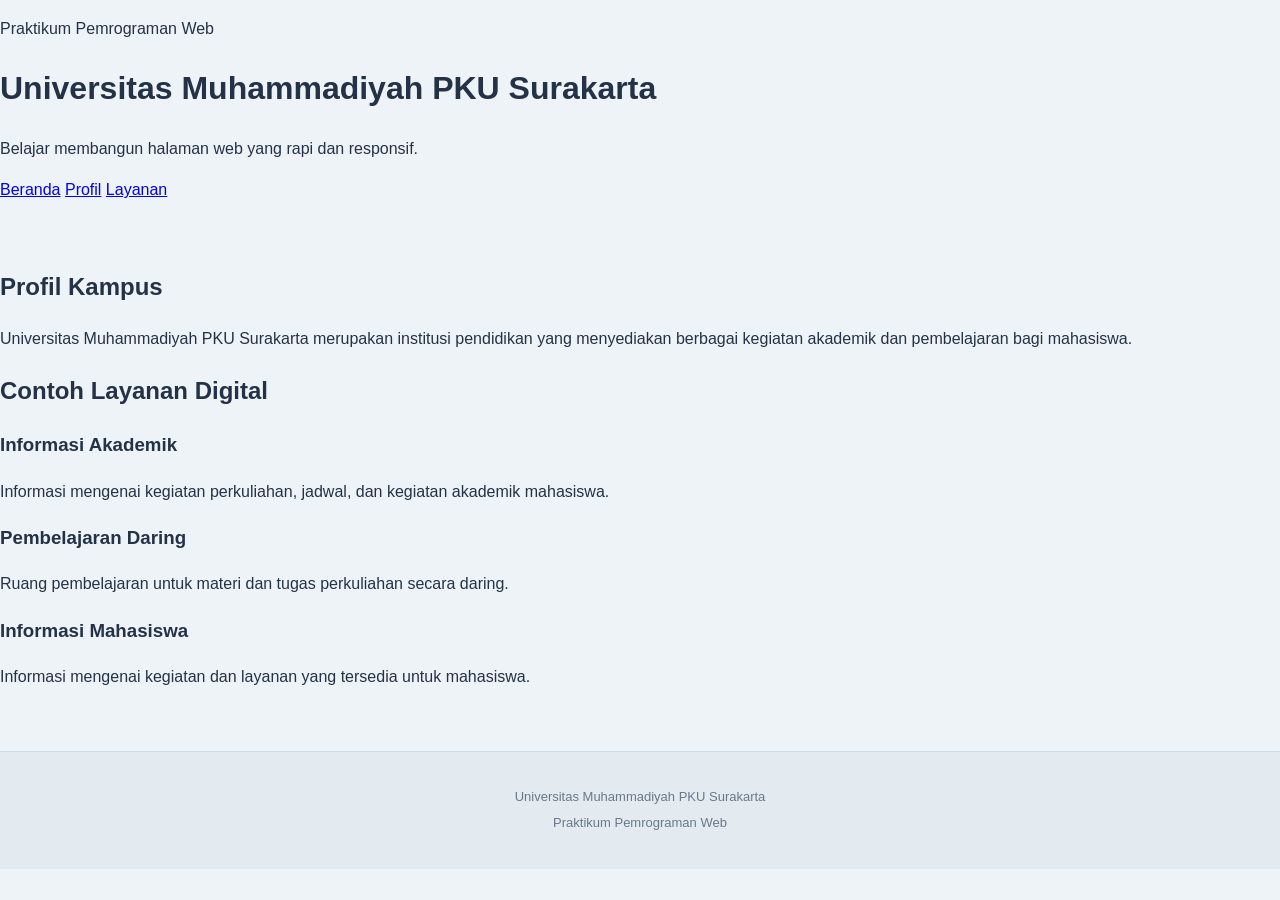
<file: index.html>
<!DOCTYPE html>
<html lang="id">
<head>
    <meta charset="UTF-8">
    <meta name="viewport" content="width=device-width, initial-scale=1">
    <title>Profil Kampus | UMPKU</title>
    <link rel="stylesheet" href="style.css">
</head>

<body>

    <div class="halaman">

        <header class="header" id="beranda">
            <p class="identitas">Praktikum Pemrograman Web</p>
            <h1>Universitas Muhammadiyah PKU Surakarta</h1>
            <p>Belajar membangun halaman web yang rapi dan responsif.</p>
        </header>

        <nav class="menu" aria-label="Navigasi utama">
            <a href="#beranda">Beranda</a>
            <a href="#profil">Profil</a>
            <a href="#layanan">Layanan</a>
        </nav>

        <main id="konten" tabindex="-1">

            <section id="profil" class="panel">
                <h2>Profil Kampus</h2>
                <p>
                    Universitas Muhammadiyah PKU Surakarta merupakan institusi
                    pendidikan yang menyediakan berbagai kegiatan akademik
                    dan pembelajaran bagi mahasiswa.
                </p>
            </section>

            <section id="layanan" class="panel">
                <h2>Contoh Layanan Digital</h2>

                <div class="kartu-grid">

                    <article class="kartu">
                        <h3>Informasi Akademik</h3>
                        <p>
                            Informasi mengenai kegiatan perkuliahan,
                            jadwal, dan kegiatan akademik mahasiswa.
                        </p>
                    </article>

                    <article class="kartu">
                        <h3>Pembelajaran Daring</h3>
                        <p>
                            Ruang pembelajaran untuk materi dan tugas
                            perkuliahan secara daring.
                        </p>
                    </article>

                    <article class="kartu">
                        <h3>Informasi Mahasiswa</h3>
                        <p>
                            Informasi mengenai kegiatan dan layanan
                            yang tersedia untuk mahasiswa.
                        </p>
                    </article>

                </div>
            </section>

        </main>

        <footer class="footer">
            <p>Universitas Muhammadiyah PKU Surakarta</p>
            <p>Praktikum Pemrograman Web</p>
        </footer>

    </div>

</body>
</html>
</file>
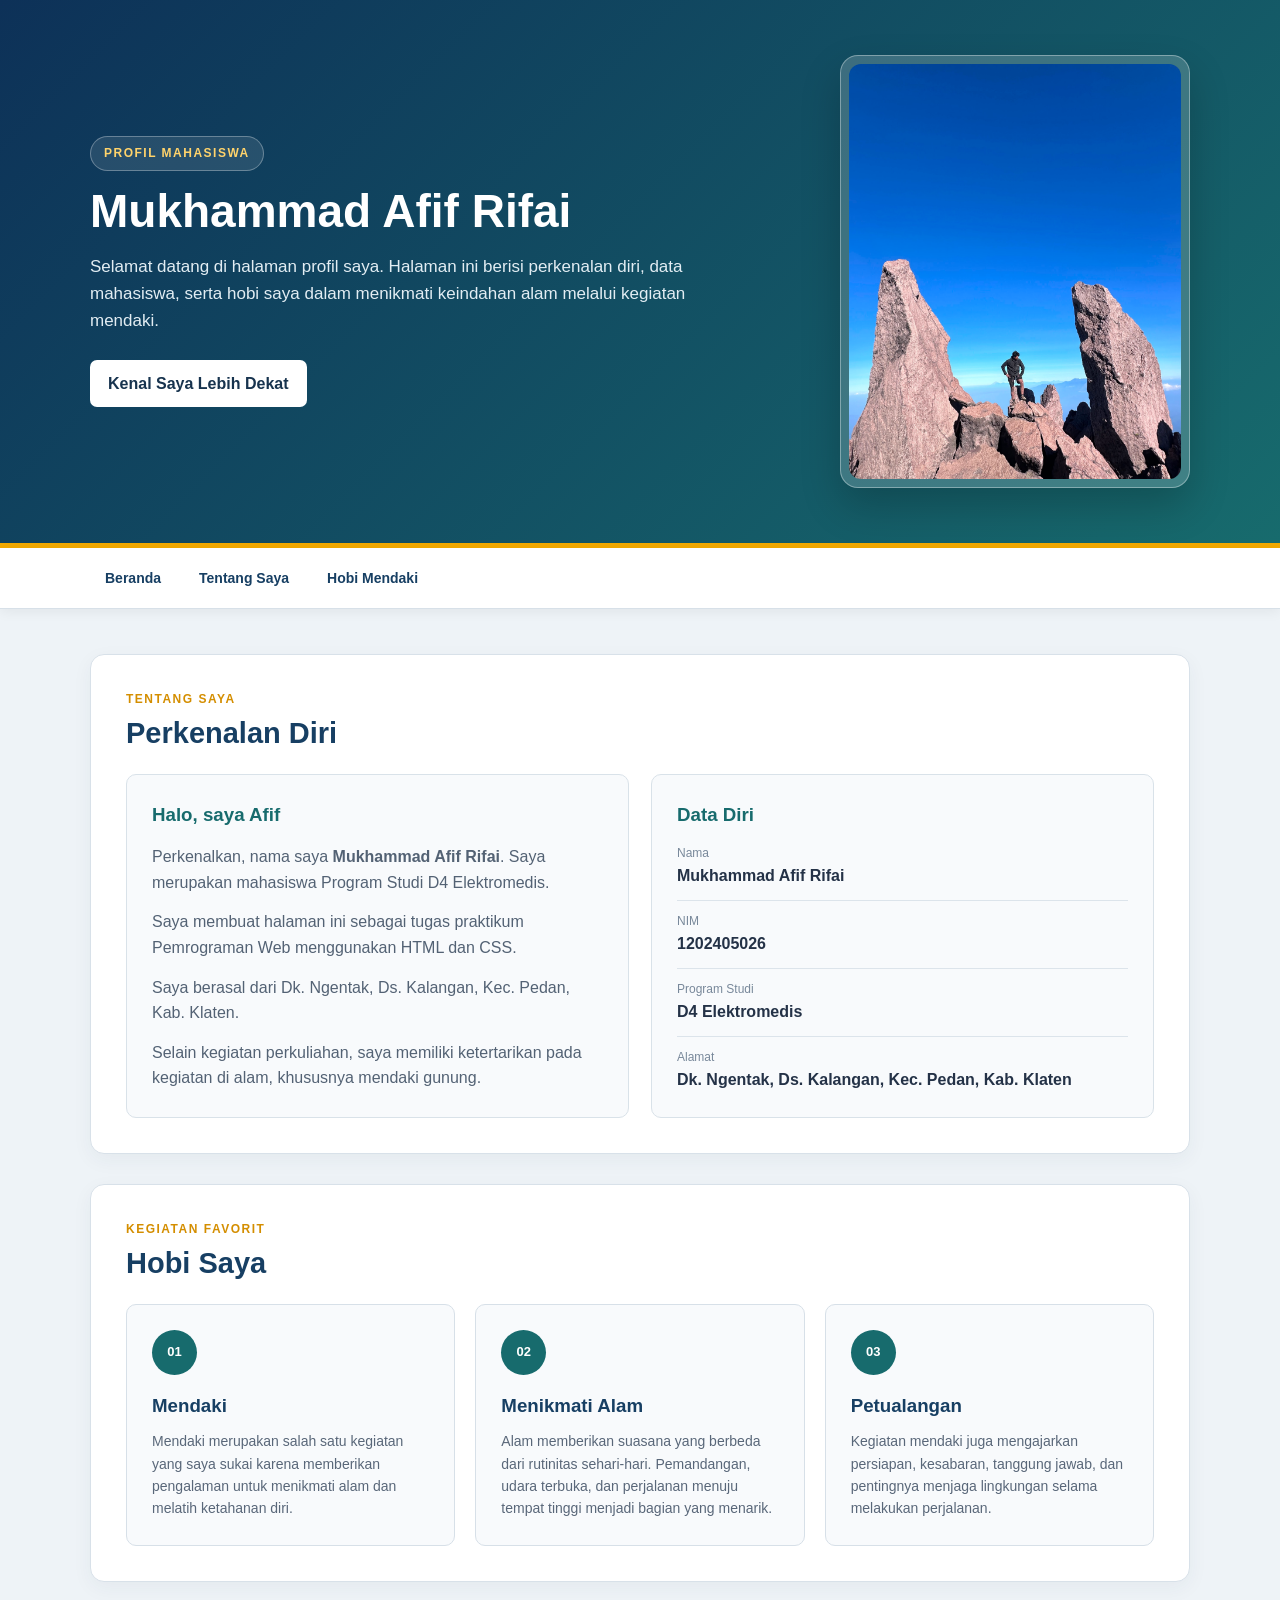
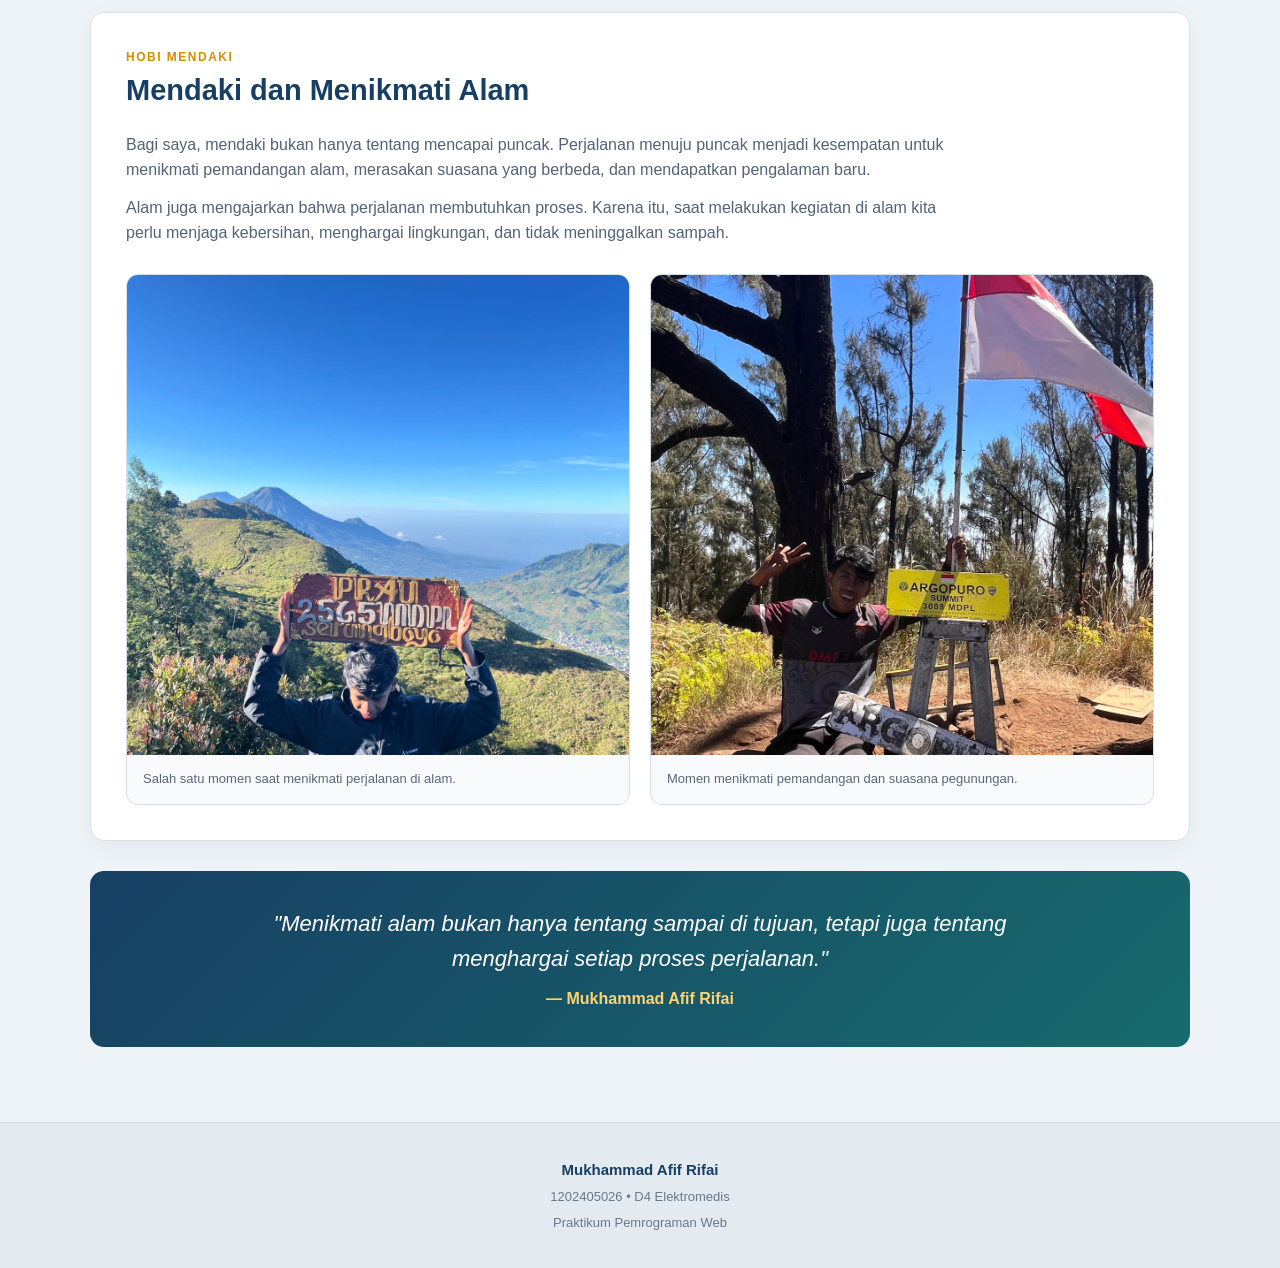
<file: index2.html>
<!DOCTYPE html>
<html lang="id">

<head>
    <meta charset="UTF-8">
    <meta name="viewport" content="width=device-width, initial-scale=1.0">

    <title>Profil Mukhammad Afif Rifai</title>

    <!-- Menghubungkan HTML dengan CSS -->
    <link rel="stylesheet" href="style.css">
</head>

<body>

    <!-- HEADER / BAGIAN DEPAN -->
    <header class="hero" id="beranda">

        <div class="container hero-content">

            <div class="hero-text">

                <p class="eyebrow">
                    PROFIL MAHASISWA
                </p>

                <h1>
                    Mukhammad Afif Rifai
                </h1>

                <p class="hero-description">
                    Selamat datang di halaman profil saya.
                    Halaman ini berisi perkenalan diri, data mahasiswa,
                    serta hobi saya dalam menikmati keindahan alam
                    melalui kegiatan mendaki.
                </p>

                <a href="#tentang" class="button">
                    Kenal Saya Lebih Dekat
                </a>

            </div>

            <!-- FOTO PROFIL -->
            <div class="profile-photo">

                <img src="foto-profil.jpg"
                    alt="Foto profil Mukhammad Afif Rifai">

            </div>

        </div>

    </header>


    <!-- NAVIGASI -->
    <nav class="navbar" aria-label="Navigasi utama">

        <div class="container nav-container">

            <a href="#beranda">
                Beranda
            </a>

            <a href="#tentang">
                Tentang Saya
            </a>

            <a href="#mendaki">
                Hobi Mendaki
            </a>

        </div>

    </nav>


    <!-- KONTEN UTAMA -->
    <main>

        <div class="container">


            <!-- TENTANG SAYA -->
            <section id="tentang" class="section">

                <div class="section-title">

                    <p class="section-label">
                        TENTANG SAYA
                    </p>

                    <h2>
                        Perkenalan Diri
                    </h2>

                </div>


                <div class="about-grid">

                    <!-- PERKENALAN -->
                    <article class="about-card">

                        <h3>
                            Halo, saya Afif
                        </h3>

                        <p>
                            Perkenalkan, nama saya
                            <strong>Mukhammad Afif Rifai</strong>.
                            Saya merupakan mahasiswa Program Studi
                            D4 Elektromedis.
                        </p>

                        <p>
                            Saya membuat halaman ini sebagai tugas
                            praktikum Pemrograman Web menggunakan
                            HTML dan CSS.
                        </p>

                        <p>
                            Saya berasal dari Dk. Ngentak,
                            Ds. Kalangan, Kec. Pedan,
                            Kab. Klaten.
                        </p>

                        <p>
                            Selain kegiatan perkuliahan, saya memiliki
                            ketertarikan pada kegiatan di alam,
                            khususnya mendaki gunung.
                        </p>

                    </article>


                    <!-- DATA DIRI -->
                    <article class="data-card">

                        <h3>
                            Data Diri
                        </h3>


                        <div class="data-row">

                            <span>
                                Nama
                            </span>

                            <strong>
                                Mukhammad Afif Rifai
                            </strong>

                        </div>


                        <div class="data-row">

                            <span>
                                NIM
                            </span>

                            <strong>
                                1202405026
                            </strong>

                        </div>


                        <div class="data-row">

                            <span>
                                Program Studi
                            </span>

                            <strong>
                                D4 Elektromedis
                            </strong>

                        </div>


                        <div class="data-row">

                            <span>
                                Alamat
                            </span>

                            <strong>
                                Dk. Ngentak, Ds. Kalangan,
                                Kec. Pedan, Kab. Klaten
                            </strong>

                        </div>

                    </article>

                </div>

            </section>



            <!-- HOBI -->
            <section class="section">

                <div class="section-title">

                    <p class="section-label">
                        KEGIATAN FAVORIT
                    </p>

                    <h2>
                        Hobi Saya
                    </h2>

                </div>


                <div class="hobby-cards">


                    <article class="hobby-card">

                        <span class="number">
                            01
                        </span>

                        <h3>
                            Mendaki
                        </h3>

                        <p>
                            Mendaki merupakan salah satu kegiatan
                            yang saya sukai karena memberikan pengalaman
                            untuk menikmati alam dan melatih ketahanan diri.
                        </p>

                    </article>



                    <article class="hobby-card">

                        <span class="number">
                            02
                        </span>

                        <h3>
                            Menikmati Alam
                        </h3>

                        <p>
                            Alam memberikan suasana yang berbeda
                            dari rutinitas sehari-hari. Pemandangan,
                            udara terbuka, dan perjalanan menuju tempat
                            tinggi menjadi bagian yang menarik.
                        </p>

                    </article>



                    <article class="hobby-card">

                        <span class="number">
                            03
                        </span>

                        <h3>
                            Petualangan
                        </h3>

                        <p>
                            Kegiatan mendaki juga mengajarkan persiapan,
                            kesabaran, tanggung jawab, dan pentingnya
                            menjaga lingkungan selama melakukan perjalanan.
                        </p>

                    </article>


                </div>

            </section>



            <!-- MENDaki -->
            <section id="mendaki" class="section">

                <div class="section-title">

                    <p class="section-label">
                        HOBI MENDAKI
                    </p>

                    <h2>
                        Mendaki dan Menikmati Alam
                    </h2>

                </div>


                <div class="hiking-intro">

                    <p>
                        Bagi saya, mendaki bukan hanya tentang
                        mencapai puncak. Perjalanan menuju puncak
                        menjadi kesempatan untuk menikmati pemandangan
                        alam, merasakan suasana yang berbeda,
                        dan mendapatkan pengalaman baru.
                    </p>

                    <p>
                        Alam juga mengajarkan bahwa perjalanan
                        membutuhkan proses. Karena itu, saat melakukan
                        kegiatan di alam kita perlu menjaga kebersihan,
                        menghargai lingkungan, dan tidak meninggalkan sampah.
                    </p>

                </div>


                <!-- GALERI FOTO -->
                <div class="gallery">


                    <figure class="gallery-item">

                        <img src="mendaki-1.jpg"
                            alt="Mukhammad Afif Rifai berada di area pendakian">

                        <figcaption>
                            Salah satu momen saat menikmati perjalanan di alam.
                        </figcaption>

                    </figure>



                    <figure class="gallery-item">

                        <img src="mendaki-2.jpg"
                            alt="Mukhammad Afif Rifai berada di area pegunungan">

                        <figcaption>
                            Momen menikmati pemandangan dan suasana pegunungan.
                        </figcaption>

                    </figure>


                </div>

            </section>



            <!-- KUTIPAN -->
            <section class="quote-section">

                <p class="quote">
                    "Menikmati alam bukan hanya tentang sampai di tujuan,
                    tetapi juga tentang menghargai setiap proses perjalanan."
                </p>

                <p class="quote-name">
                    — Mukhammad Afif Rifai
                </p>

            </section>


        </div>

    </main>



    <!-- FOOTER -->
    <footer class="footer">

        <div class="container">

            <p class="footer-title">
                Mukhammad Afif Rifai
            </p>

            <p>
                1202405026 • D4 Elektromedis
            </p>

            <p>
                Praktikum Pemrograman Web
            </p>

        </div>

    </footer>


</body>

</html>
</file>
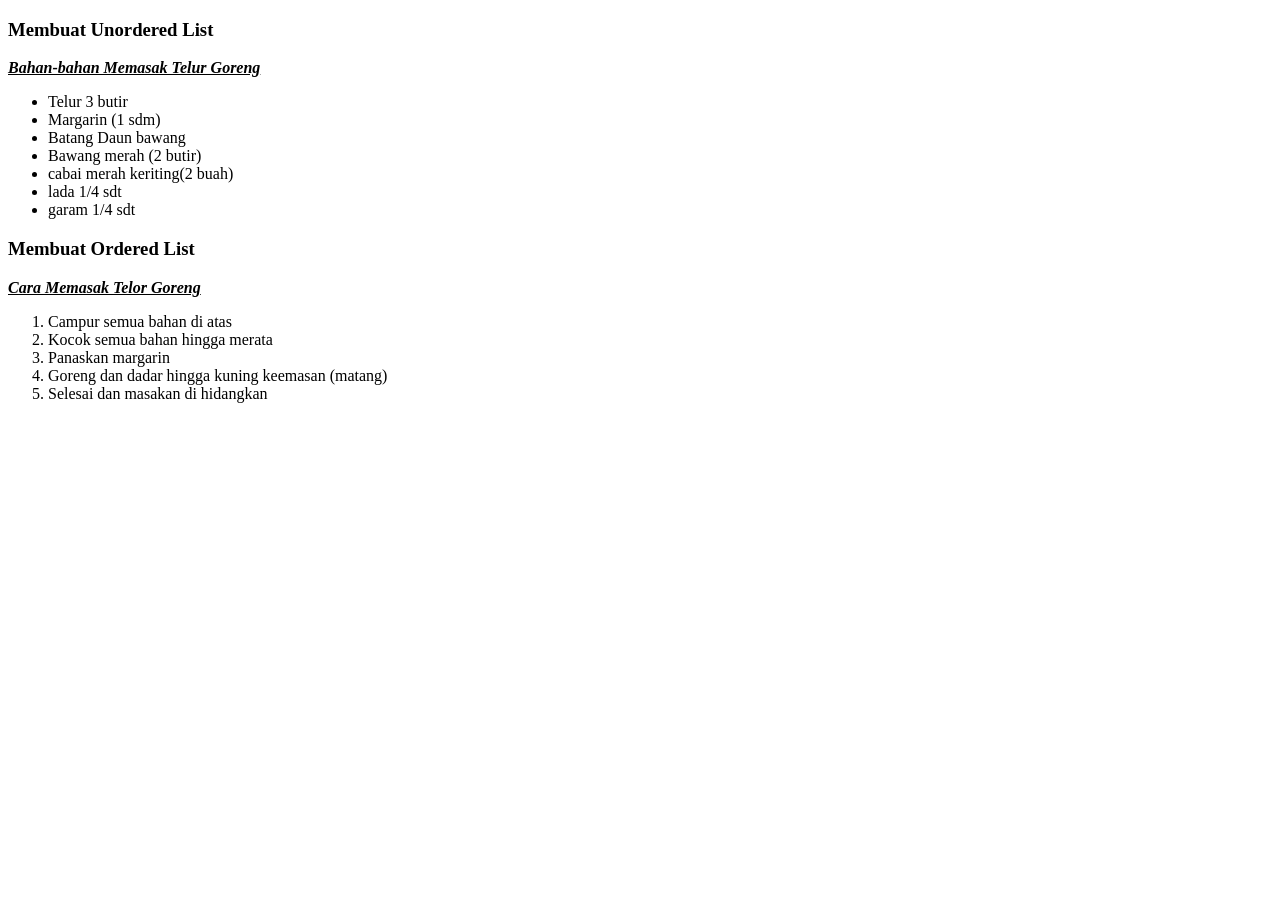
<file: Praktikum33.html>
<!doctype html>
<html>
<head>
<title>List</title>
</head>
<body>
<h3>Membuat Unordered List</h3>
<strong><i><u>Bahan-bahan Memasak Telur Goreng</u></i></strong>
<ul>
<li>Telur 3 butir</li>
<li>Margarin (1 sdm)</li>
<li>Batang Daun bawang</li>
<li>Bawang merah (2 butir)</li>
<li>cabai merah keriting(2 buah)</li>
<li>lada 1/4 sdt</li>
<li>garam 1/4 sdt</li>
</ul>
<h3>Membuat Ordered List</h3>
<strong><i><u>Cara Memasak Telor Goreng</u></i></strong>
<ol>
<li>Campur semua bahan di atas</li>
<li>Kocok semua bahan hingga merata</li>
<li>Panaskan margarin</li>
<li>Goreng dan dadar hingga kuning keemasan (matang)</li>
<li>Selesai dan masakan di hidangkan</li>
</ol>
</body>
</html>
</file>
<file: style.css>
/* ==============================
   DASAR
================================ */

* {
    box-sizing: border-box;
}

html {
    scroll-behavior: smooth;
    scroll-padding-top: 75px;
}

body {
    margin: 0;

    font-family:
        Arial,
        Helvetica,
        sans-serif;

    line-height: 1.6;

    color: #243247;

    background-color: #eef3f7;
}

img {
    display: block;
    max-width: 100%;
}

.container {
    width: min(100% - 2rem, 1100px);

    margin-left: auto;
    margin-right: auto;
}


/* ==============================
   HEADER
================================ */

.hero {

    color: white;

    background:
        linear-gradient(
            135deg,
            #0d3158,
            #176b6d
        );

    border-bottom:
        5px solid #f2a900;

    padding: 55px 0;
}


.hero-content {

    display: grid;

    grid-template-columns:
        minmax(0, 1.3fr)
        minmax(280px, 0.7fr);

    gap: 45px;

    align-items: center;
}


.eyebrow {

    display: inline-block;

    margin: 0 0 14px;

    padding:
        7px 13px;

    color: #ffd36b;

    background-color:
        rgba(255,255,255,0.10);

    border:
        1px solid rgba(255,255,255,0.30);

    border-radius: 30px;

    font-size: 12px;

    font-weight: bold;

    letter-spacing: 1.5px;
}


.hero h1 {

    margin: 0 0 15px;

    font-size: 46px;

    line-height: 1.15;
}


.hero-description {

    max-width: 650px;

    margin: 0 0 25px;

    color: #e2edf3;

    font-size: 17px;
}


.button {

    display: inline-block;

    padding:
        11px 18px;

    color: #17334e;

    background-color: white;

    border-radius: 7px;

    text-decoration: none;

    font-weight: bold;
}


.button:hover {

    background-color: #ffd36b;
}


/* ==============================
   FOTO PROFIL
================================ */

.profile-photo {

    width: min(100%, 350px);

    margin-left: auto;

    padding: 8px;

    background-color:
        rgba(255,255,255,0.18);

    border:
        1px solid rgba(255,255,255,0.35);

    border-radius: 18px;

    box-shadow:
        0 18px 40px rgba(0,0,0,0.20);
}


.profile-photo img {

    width: 100%;

    aspect-ratio: 4 / 5;

    object-fit: cover;

    object-position: center 42%;

    border-radius: 12px;
}


/* ==============================
   NAVIGASI
================================ */

.navbar {

    position: sticky;

    top: 0;

    z-index: 100;

    background-color: white;

    border-bottom:
        1px solid #d7e0e8;

    box-shadow:
        0 3px 12px rgba(0,0,0,0.06);
}


.nav-container {

    display: flex;

    flex-wrap: wrap;

    gap: 8px;

    padding: 10px 0;
}


.navbar a {

    padding:
        9px 15px;

    color: #173f63;

    border-radius: 6px;

    text-decoration: none;

    font-size: 14px;

    font-weight: bold;
}


.navbar a:hover {

    color: white;

    background-color: #176b6d;
}


.navbar a:focus-visible,
.button:focus-visible {

    outline:
        3px solid #f2a900;

    outline-offset: 3px;
}


/* ==============================
   MAIN
================================ */

main {

    padding: 45px 0;
}


.section {

    margin-bottom: 30px;

    padding: 35px;

    background-color: white;

    border:
        1px solid #d8e1e9;

    border-radius: 14px;

    box-shadow:
        0 6px 20px rgba(36,50,71,0.05);
}


.section-title {

    margin-bottom: 22px;
}


.section-label {

    margin: 0 0 5px;

    color: #d48e00;

    font-size: 12px;

    font-weight: bold;

    letter-spacing: 1.5px;
}


.section h2 {

    margin: 0;

    color: #173f63;

    font-size: 29px;

    line-height: 1.3;
}


/* ==============================
   DATA DIRI
================================ */

.about-grid {

    display: grid;

    grid-template-columns:
        1fr 1fr;

    gap: 22px;
}


.about-card,
.data-card {

    padding: 25px;

    background-color: #f8fafc;

    border:
        1px solid #d9e2e9;

    border-radius: 10px;
}


.about-card h3,
.data-card h3 {

    margin: 0 0 14px;

    color: #176b6d;
}


.about-card p {

    margin: 0 0 14px;

    color: #536274;
}


.about-card p:last-child {

    margin-bottom: 0;
}


.data-row {

    display: flex;

    flex-direction: column;

    padding: 11px 0;

    border-bottom:
        1px solid #dce4eb;
}


.data-row:first-of-type {

    padding-top: 0;
}


.data-row:last-child {

    padding-bottom: 0;

    border-bottom: none;
}


.data-row span {

    color: #78889a;

    font-size: 12px;
}


.data-row strong {

    color: #243247;
}


/* ==============================
   KARTU HOBI
================================ */

.hobby-cards {

    display: grid;

    grid-template-columns:
        repeat(
            3,
            minmax(0, 1fr)
        );

    gap: 20px;
}


.hobby-card {

    padding: 25px;

    background-color: #f8fafc;

    border:
        1px solid #d7e0e8;

    border-radius: 10px;

    transition:
        transform 0.2s,
        box-shadow 0.2s;
}


.hobby-card:hover {

    transform:
        translateY(-5px);

    box-shadow:
        0 12px 25px rgba(36,50,71,0.10);
}


.number {

    display: flex;

    align-items: center;

    justify-content: center;

    width: 45px;

    height: 45px;

    margin-bottom: 16px;

    color: white;

    background-color: #176b6d;

    border-radius: 50%;

    font-size: 13px;

    font-weight: bold;
}


.hobby-card h3 {

    margin: 0 0 9px;

    color: #173f63;
}


.hobby-card p {

    margin: 0;

    color: #596779;

    font-size: 14px;
}


/* ==============================
   GALERI
================================ */

.hiking-intro {

    max-width: 850px;

    margin-bottom: 28px;
}


.hiking-intro p {

    margin: 0 0 12px;

    color: #536274;
}


.gallery {

    display: grid;

    grid-template-columns:
        1fr 1fr;

    gap: 20px;
}


.gallery-item {

    margin: 0;

    overflow: hidden;

    background-color: #f8fafc;

    border:
        1px solid #d5dfe7;

    border-radius: 12px;
}


.gallery-item img {

    width: 100%;

    height: 480px;

    object-fit: cover;
}


.gallery-item figcaption {

    padding:
        14px 16px;

    color: #596779;

    font-size: 13px;
}


/* ==============================
   KUTIPAN
================================ */

.quote-section {

    margin-bottom: 30px;

    padding: 35px;

    text-align: center;

    color: white;

    background:
        linear-gradient(
            135deg,
            #173f63,
            #176b6d
        );

    border-radius: 14px;
}


.quote {

    max-width: 750px;

    margin:
        0 auto 10px;

    font-size: 22px;

    font-style: italic;
}


.quote-name {

    margin: 0;

    color: #ffd36b;

    font-weight: bold;
}


/* ==============================
   FOOTER
================================ */

.footer {

    padding: 30px 0;

    text-align: center;

    background-color: #e3eaf0;

    border-top:
        1px solid #d1dbe4;
}


.footer p {

    margin: 5px 0;

    color: #68798b;

    font-size: 13px;
}


.footer-title {

    color: #173f63 !important;

    font-size: 15px !important;

    font-weight: bold;
}


/* ==============================
   RESPONSIVE
================================ */

@media (max-width: 800px) {

    .hero-content {

        grid-template-columns: 1fr;
    }


    .about-grid {

        grid-template-columns: 1fr;
    }


    .profile-photo {

        margin:
            0 auto;
    }


    .hero h1 {

        font-size: 37px;
    }


    .hobby-cards {

        grid-template-columns:
            1fr 1fr;
    }

}


@media (max-width: 600px) {

    .container {

        width:
            min(
                100% - 1.5rem,
                1100px
            );
    }


    .hero {

        padding: 35px 0;
    }


    .hero h1 {

        font-size: 30px;
    }


    .hero-description {

        font-size: 15px;
    }


    main {

        padding: 25px 0;
    }


    .section {

        padding: 22px;
    }


    .section h2 {

        font-size: 24px;
    }


    .hobby-cards {

        grid-template-columns: 1fr;
    }


    .gallery {

        grid-template-columns: 1fr;
    }


    .gallery-item img {

        height: 400px;
    }

}


@media (max-width: 375px) {

    .container {

        width:
            calc(100% - 24px);
    }


    .hero h1 {

        font-size: 26px;
    }


    .navbar a {

        padding:
            7px 9px;

        font-size: 12px;
    }


    .section {

        padding: 18px;
    }


    .gallery-item img {

        height: 340px;
    }

}
</file>
